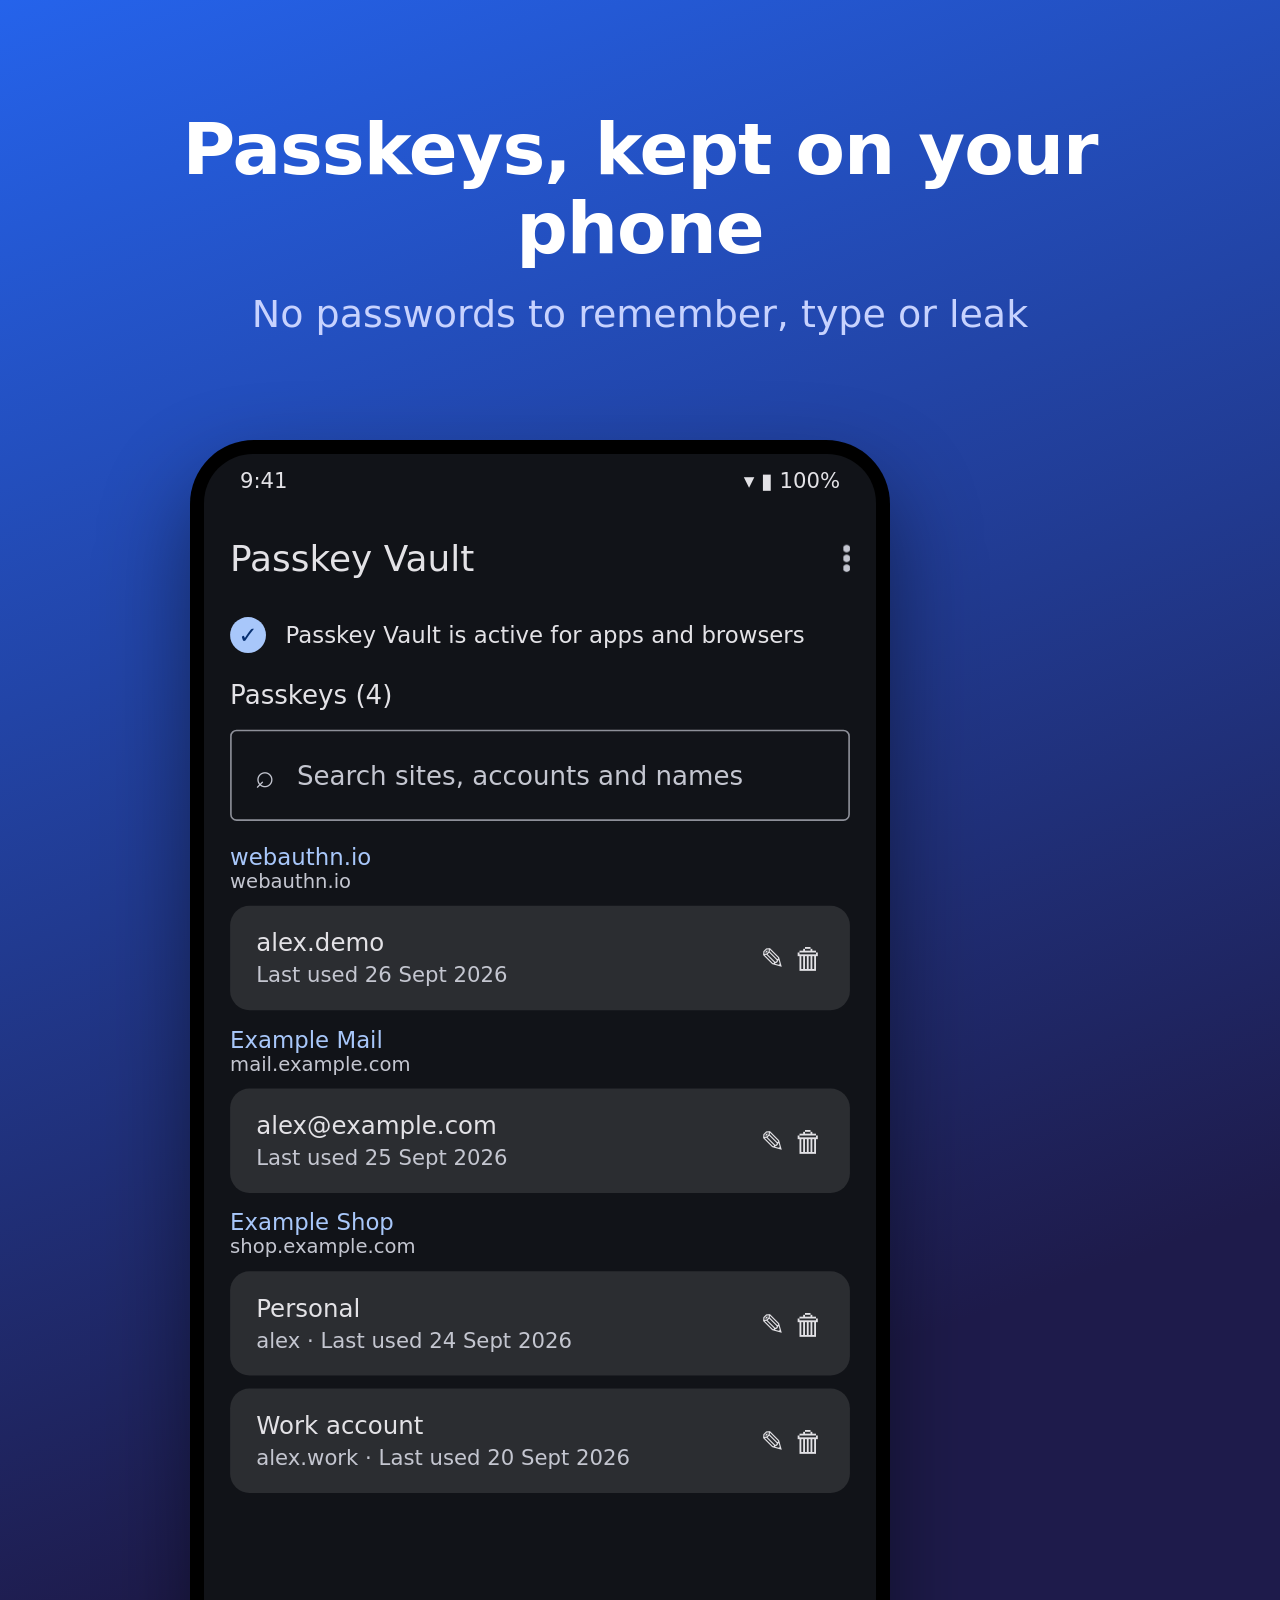
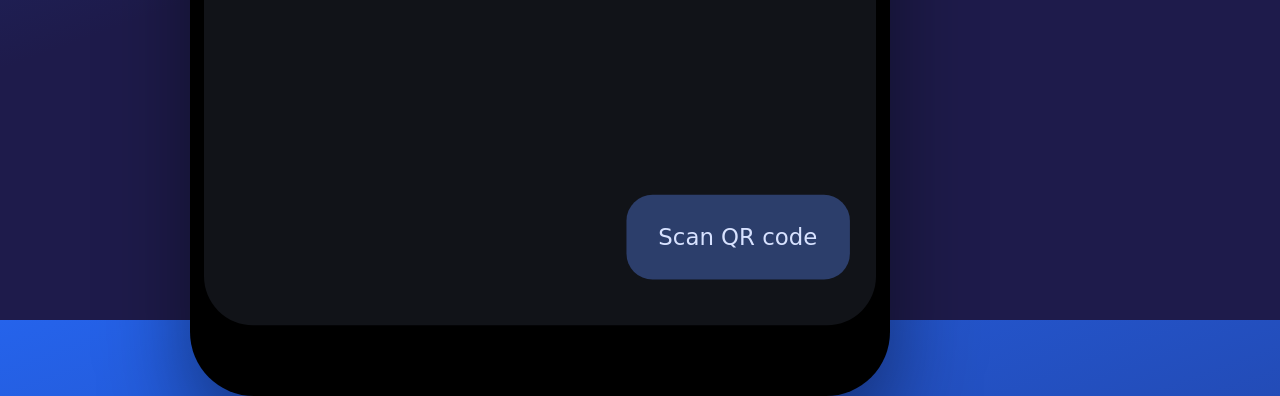
<file: docs/store/screenshots.html>
<!doctype html>
<!-- Store screenshots (1080x1920). Recreates the app's real screens with sample accounts.
     Render: scripts in the PR use Playwright; open with ?s=1..4 to see one slide. -->
<html><head><meta charset="utf-8">
<style>
  * { box-sizing: border-box; margin: 0; padding: 0; }
  body { width: 1080px; height: 1920px; font-family: "Roboto", "Segoe UI", system-ui, sans-serif;
         background: linear-gradient(160deg, #2563EB 0%, #1E1B4B 70%); color: #fff; overflow: hidden; }
  .cap { position: absolute; top: 110px; left: 0; right: 0; text-align: center; padding: 0 70px; }
  .cap h1 { font-size: 72px; font-weight: 700; letter-spacing: -1px; line-height: 1.1; }
  .cap p { margin-top: 22px; font-size: 38px; color: #C7D2FE; line-height: 1.3; }
  .phone { position: absolute; left: 190px; top: 440px; width: 700px; height: 1556px; border-radius: 64px;
           background: #000; padding: 14px; box-shadow: 0 40px 90px rgba(0,0,0,.45); }
  .screen { width: 412px; height: 902px; transform: scale(1.6311); transform-origin: 0 0; border-radius: 30px;
            overflow: hidden; background: #111318; color: #E3E2E6; position: relative; }
  .status { height: 32px; display: flex; justify-content: space-between; align-items: center; padding: 0 22px;
            font-size: 13px; color: #E3E2E6; }
  .appbar { height: 64px; display: flex; align-items: center; justify-content: space-between; padding: 0 16px; }
  .appbar .t { font-size: 22px; }
  .dots { width: 4px; height: 18px; background: radial-gradient(circle, #C4C6D0 2px, transparent 2.5px) 0 0/4px 6px; }
  .content { padding: 0 16px; }
  .active { display: flex; align-items: center; gap: 12px; font-size: 14px; margin: 4px 0 16px; }
  .check { width: 22px; height: 22px; border-radius: 50%; background: #A8C7FA; color: #062E6F; display: grid;
           place-items: center; font-size: 14px; font-weight: 700; }
  .h { font-size: 16px; margin-bottom: 12px; }
  .search { height: 56px; border: 1px solid #8E9099; border-radius: 4px; display: flex; align-items: center;
            gap: 14px; padding: 0 14px; color: #C4C6D0; font-size: 16px; margin-bottom: 14px; }
  .group { color: #A8C7FA; font-size: 14px; margin-top: 10px; }
  .host { font-size: 12px; color: #C4C6D0; margin-bottom: 8px; }
  .card { background: #2B2D31; border-radius: 12px; padding: 14px 16px; display: flex; align-items: center;
          justify-content: space-between; margin-bottom: 8px; }
  .card .n { font-size: 15px; } .card .u { font-size: 13px; color: #C4C6D0; margin-top: 3px; }
  .icons { display: flex; gap: 22px; color: #E3E2E6; font-size: 18px; }
  .fab { position: absolute; right: 16px; bottom: 28px; background: #2C3E6B; color: #D8E2FF; border-radius: 16px;
         padding: 18px 20px; font-size: 14px; font-weight: 500; }
  .scrim { position: absolute; inset: 0; background: rgba(0,0,0,.55); }
  .sheet { position: absolute; left: 0; right: 0; bottom: 0; background: #1D1F24; border-radius: 28px 28px 0 0;
           padding: 14px 24px 28px; }
  .grab { width: 32px; height: 4px; border-radius: 2px; background: #8E9099; margin: 0 auto 22px; }
  .sheet .key { width: 40px; height: 40px; margin: 0 auto 14px; border-radius: 50%; background: #3A4A6B;
                display: grid; place-items: center; }
  .sheet h2 { font-size: 22px; font-weight: 400; text-align: center; line-height: 1.3; margin-bottom: 22px; }
  .entry { background: #2B2D31; border-radius: 16px; padding: 14px 16px; display: flex; gap: 14px; align-items: center; }
  .av { width: 36px; height: 36px; border-radius: 50%; background: #2563EB; display: grid; place-items: center; }
  .entry .n { font-size: 15px; } .entry .u { font-size: 12.5px; color: #C4C6D0; margin-top: 3px; }
  .btns { display: flex; justify-content: space-between; align-items: center; margin-top: 26px; }
  .tb { color: #A8C7FA; font-size: 14px; font-weight: 500; }
  .pb { background: #A8C7FA; color: #062E6F; border-radius: 20px; padding: 11px 24px; font-size: 14px; font-weight: 500; }
  .web { background: #fff; color: #202124; height: 100%; }
  .url { background: #F1F3F4; margin: 8px 12px; border-radius: 22px; padding: 11px 16px; font-size: 14px; color: #3C4043; }
  .web .body { padding: 40px 28px; }
  .web h3 { font-size: 26px; margin-bottom: 26px; }
  .inp { border: 1px solid #DADCE0; border-radius: 6px; padding: 13px; font-size: 15px; color: #5F6368; margin-bottom: 14px; }
  .wbtn { background: #1A73E8; color: #fff; border-radius: 6px; padding: 13px; text-align: center; font-size: 15px; }
  .fp { width: 64px; height: 64px; margin: 18px auto 10px; border-radius: 50%; background: #A8C7FA22; display: grid; place-items: center; }
  .cam { position: absolute; inset: 0; background: radial-gradient(ellipse at 50% 45%, #3a3f47 0%, #15171b 75%); }
  .frame { position: absolute; left: 76px; top: 250px; width: 260px; height: 260px; border-radius: 20px;
           box-shadow: 0 0 0 2000px rgba(0,0,0,.45); }
  .frame::before { content: ""; position: absolute; inset: -3px; border: 4px solid #fff; border-radius: 22px; }
  .qr { position: absolute; left: 106px; top: 280px; width: 200px; height: 200px; background: #fff; padding: 12px; }
  .scanbar { position: absolute; top: 40px; left: 0; right: 0; text-align: center; font-size: 18px; }
  .hint { position: absolute; top: 560px; left: 30px; right: 30px; text-align: center; font-size: 15px; color: #E3E2E6; line-height: 1.4; }
  .slide { display: none; } .slide.on { display: block; }
</style></head>
<body>

<!-- 1: home -->
<div class="slide" id="s1">
  <div class="cap"><h1>Passkeys, kept on your phone</h1><p>No passwords to remember, type or leak</p></div>
  <div class="phone"><div class="screen">
    <div class="status"><span>9:41</span><span>▾ ▮ 100%</span></div>
    <div class="appbar"><span class="t">Passkey Vault</span><span class="dots"></span></div>
    <div class="content">
      <div class="active"><span class="check">✓</span>Passkey Vault is active for apps and browsers</div>
      <div class="h">Passkeys (4)</div>
      <div class="search"><span style="font-size:20px">⌕</span>Search sites, accounts and names</div>
      <div class="group">webauthn.io</div><div class="host">webauthn.io</div>
      <div class="card"><div><div class="n">alex.demo</div><div class="u">Last used 26 Sept 2026</div></div><div class="icons">✎ 🗑</div></div>
      <div class="group">Example Mail</div><div class="host">mail.example.com</div>
      <div class="card"><div><div class="n">alex@example.com</div><div class="u">Last used 25 Sept 2026</div></div><div class="icons">✎ 🗑</div></div>
      <div class="group">Example Shop</div><div class="host">shop.example.com</div>
      <div class="card"><div><div class="n">Personal</div><div class="u">alex · Last used 24 Sept 2026</div></div><div class="icons">✎ 🗑</div></div>
      <div class="card"><div><div class="n">Work account</div><div class="u">alex.work · Last used 20 Sept 2026</div></div><div class="icons">✎ 🗑</div></div>
    </div>
    <div class="fab">Scan QR code</div>
  </div></div>
</div>

<!-- 2: sign-in sheet -->
<div class="slide" id="s2">
  <div class="cap"><h1>Works in your apps and browsers</h1><p>Choose Passkey Vault when you sign in</p></div>
  <div class="phone"><div class="screen">
    <div class="web">
      <div class="status" style="color:#202124"><span>9:41</span><span>▾ ▮ 100%</span></div>
      <div class="url">🔒 webauthn.io</div>
      <div class="body"><h3>Sign in</h3><div class="inp">Username</div><div class="wbtn">Authenticate</div></div>
    </div>
    <div class="scrim"></div>
    <div class="sheet">
      <div class="grab"></div>
      <div class="key"><svg width="22" height="22" viewBox="0 0 24 24" fill="#A8C7FA"><path d="M7 14a2 2 0 1 1 0-4 2 2 0 0 1 0 4zm5.65-4A6 6 0 1 0 12.65 14H17v4h4v-4h2v-4H12.65z"/></svg></div>
      <h2>Use your saved passkey for<br>webauthn.io?</h2>
      <div class="entry"><div class="av"><svg width="20" height="20" viewBox="31 27 46 55"><path fill="#fff" fill-rule="evenodd" d="M54,27 L77,35.5 L77,52 C77,66.5 67.5,77 54,82 C40.5,77 31,66.5 31,52 L31,35.5 Z M60.5,50 A6.5,6.5 0 1,0 47.5,50 A6.5,6.5 0 1,0 60.5,50 Z M51.5,56.5 L49.5,68 L58.5,68 L56.5,56.5 Z"/></svg></div>
        <div><div class="n">alex.demo</div><div class="u">Passkey · Passkey Vault</div></div></div>
      <div class="btns"><span class="tb">Sign in another way</span><span class="pb">Continue</span></div>
    </div>
  </div></div>
</div>

<!-- 3: fingerprint -->
<div class="slide" id="s3">
  <div class="cap"><h1>One touch to sign in</h1><p>Your fingerprint or screen lock unlocks the key</p></div>
  <div class="phone"><div class="screen">
    <div class="web">
      <div class="status" style="color:#202124"><span>9:41</span><span>▾ ▮ 100%</span></div>
      <div class="url">🔒 webauthn.io</div>
      <div class="body"><h3>Sign in</h3><div class="inp">Username</div><div class="wbtn">Authenticate</div></div>
    </div>
    <div class="scrim"></div>
    <div class="sheet" style="padding-bottom:40px">
      <div class="grab"></div>
      <h2 style="text-align:left;margin-bottom:6px">Sign in with passkey</h2>
      <div style="font-size:14px;color:#C4C6D0">alex.demo on webauthn.io</div>
      <div class="fp"><svg width="38" height="38" viewBox="0 0 24 24" fill="none" stroke="#A8C7FA" stroke-width="1.6" stroke-linecap="round"><path d="M6.5 5.5A8 8 0 0 1 20 11v1"/><path d="M4 9a8 8 0 0 0-.5 3c0 1.5.3 2.8.8 4"/><path d="M8 20c-1-1.8-1.5-4-1.5-6a5.5 5.5 0 0 1 11 0v1"/><path d="M12 14c0 3 .8 5.5 2 7"/><path d="M17.5 17.5c-.2 1-.2 2 .3 3"/><path d="M9.5 13.5A2.5 2.5 0 0 1 14.5 14c0 1 .1 2 .4 3"/></svg></div>
      <div style="text-align:center;font-size:14px;color:#C4C6D0">Touch the fingerprint sensor</div>
      <div class="btns" style="justify-content:flex-start"><span class="tb">Use PIN</span></div>
    </div>
  </div></div>
</div>

<!-- 4: QR -->
<div class="slide" id="s4">
  <div class="cap"><h1>Sign in on your computer too</h1><p>Choose "Use a phone or tablet", then scan the QR code</p></div>
  <div class="phone"><div class="screen">
    <div class="cam"></div>
    <div class="frame"></div>
    <div class="qr"><svg id="qr" width="176" height="176" viewBox="0 0 25 25" shape-rendering="crispEdges"></svg></div>
    <div class="status" style="position:relative"><span>9:41</span><span>▾ ▮ 100%</span></div>
    <div class="scanbar">Scan QR code</div>
    <div class="hint">Point the camera at the QR code<br>shown by your computer's browser</div>
  </div></div>
</div>

<script>
  // Decorative QR-style pattern (finder squares + fixed pseudo-random modules); not a scannable code.
  const svg = document.getElementById("qr"); let seed = 7;
  const rnd = () => (seed = (seed * 1103515245 + 12345) % 2147483648) / 2147483648;
  const px = (x, y) => svg.insertAdjacentHTML("beforeend", `<rect x="${x}" y="${y}" width="1" height="1" fill="#111"/>`);
  const finder = (ox, oy) => { for (let y = 0; y < 7; y++) for (let x = 0; x < 7; x++) {
    const edge = x == 0 || y == 0 || x == 6 || y == 6, core = x >= 2 && x <= 4 && y >= 2 && y <= 4;
    if (edge || core) px(ox + x, oy + y); } };
  finder(0, 0); finder(18, 0); finder(0, 18);
  for (let y = 0; y < 25; y++) for (let x = 0; x < 25; x++) {
    const inFinder = (x < 8 && y < 8) || (x > 16 && y < 8) || (x < 8 && y > 16);
    if (!inFinder && rnd() < 0.48) px(x, y); }
  const s = new URLSearchParams(location.search).get("s") || "1";
  document.getElementById("s" + s).classList.add("on");
</script>
</body></html>
</file>
